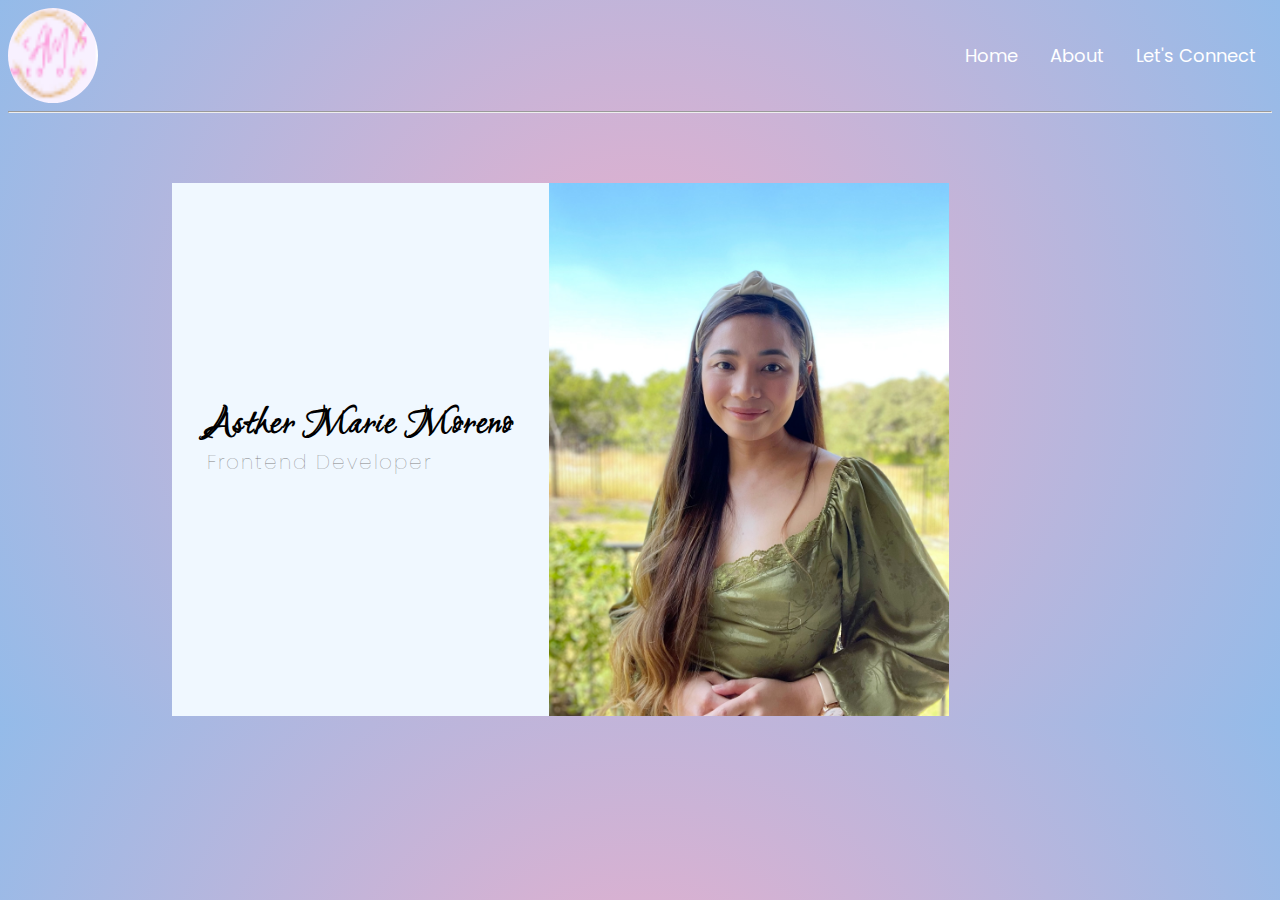
<file: index.html>
<!DOCTYPE html>
<html lang="en">
  <head>
    <meta charset="UTF-8" />
    <meta http-equiv="X-UA-Compatible" content="IE=edge" />
    <meta name="viewport" content="width=device-width, initial-scale=1.0" />

    <link rel="preconnect" href="https://fonts.googleapis.com" />
    <link rel="preconnect" href="https://fonts.gstatic.com" crossorigin />
    <link
      href="https://fonts.googleapis.com/css2?family=Poppins:ital,wght@0,400;0,700;1,200&family=Ruthie&display=swap"
      rel="stylesheet"
    />

    <link rel="stylesheet" href="styles.css" />

    <title>
      Asther Moreno - Code First Girls Introduction to Web Development
    </title>
  </head>
  <body>
    <nav class="navbar">
      <img src="ashlogo.png" class="logo" alt="Author Logo" />
      <ul class="nav-links">
        <li><a href="index.html">Home</a></li>
        <li><a href="about.html">About</a></li>
        <li>
          <a href="https://www.linkedin.com/in/asthermoreno10/" target="_blank"
            >Let's Connect</a
          >
        </li>
      </ul>
    </nav>
    <hr />
    <main class="homepage">
      <section>
        <h1>Asther Marie Moreno</h1>
        <h2>Frontend Developer</h2>
      </section>
      <img src="ashphoto.JPG" class="author-photo" alt="Author Photo" />
    </main>
  </body>
</html>
</file>
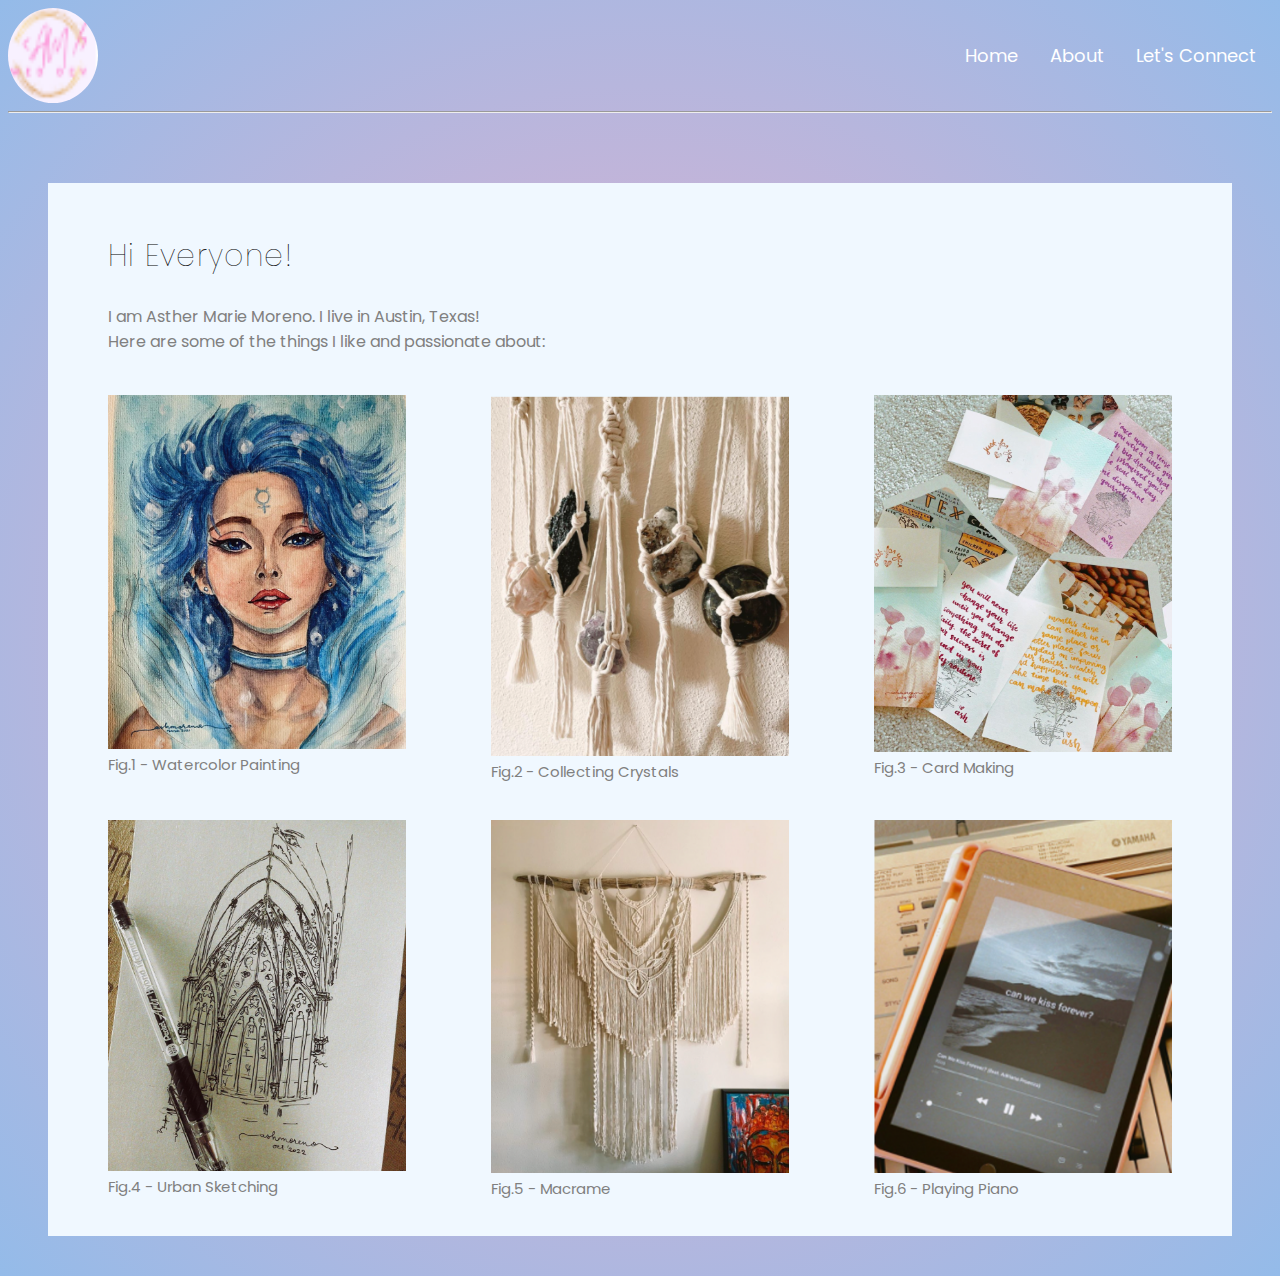
<file: about.html>
<!DOCTYPE html>
<html lang="en">
  <head>
    <meta charset="UTF-8" />
    <meta http-equiv="X-UA-Compatible" content="IE=edge" />
    <meta name="viewport" content="width=device-width, initial-scale=1.0" />

    <link rel="preconnect" href="https://fonts.googleapis.com" />
    <link rel="preconnect" href="https://fonts.gstatic.com" crossorigin />
    <link
      href="https://fonts.googleapis.com/css2?family=Poppins:ital,wght@0,400;0,700;1,200&family=Ruthie&display=swap"
      rel="stylesheet"
    />

    <link rel="stylesheet" href="styles.css" />

    <title>
      Asther Moreno About - Code First Girls Introduction to Web Development
    </title>
  </head>
  <body>
    <nav class="navbar">
      <img src="ashlogo.png" class="logo" alt="Author Logo" />
      <ul class="nav-links">
        <li><a href="index.html">Home</a></li>
        <li><a href="about.html">About</a></li>
        <li>
          <a href="https://www.linkedin.com/in/asthermoreno10/" target="_blank"
            >Let's Connect</a
          >
        </li>
      </ul>
    </nav>
    <hr />
    <main class="introduction">
      <h2>Hi Everyone!</h2>
      <p>
        I am Asther Marie Moreno. I live in Austin, Texas! <br />
        Here are some of the things I like and passionate about:
      </p>
      <div class="card">
        <figure>
          <img src="watercolor.png" alt="Watercolor Painting" />
          <figcaption>Fig.1 - Watercolor Painting</figcaption>
        </figure>
        <figure>
          <img src="crystals.png" alt="Crystal Collection" />
          <figcaption>Fig.2 - Collecting Crystals</figcaption>
        </figure>
        <figure>
          <img src="cardmaking.png" alt="Card Making" />
          <figcaption>Fig.3 - Card Making</figcaption>
        </figure>
        <figure>
          <img src="sketching.png" alt="Sketching" />
          <figcaption>Fig.4 - Urban Sketching</figcaption>
        </figure>
        <figure>
          <img src="macrame.png" alt="Macrame" />
          <figcaption>Fig.5 - Macrame</figcaption>
        </figure>
        <figure>
          <img src="piano.png" alt="Piano Playing" />
          <figcaption>Fig.6 - Playing Piano</figcaption>
        </figure>
      </div>
    </main>
  </body>
</html>
</file>
<file: styles.css>
/* font-family: 'Poppins', sans-serif;
font-family: 'Ruthie', cursive; */

:root {
  --primary-font-family: "Ruthie", cursive;
  --secondary-font-family: "Poppins", sans-serif;
}

body {
  background: rgb(238, 174, 202);
  background: radial-gradient(
    circle,
    rgba(238, 174, 202, 1) 0%,
    rgba(148, 187, 233, 1) 100%
  );
}

h1 {
  font-family: var(--primary-font-family);
  letter-spacing: 1px;
  font-size: 40px;
}

h2 {
  color: gray;
  margin-top: -30px;
  font-family: var(--secondary-font-family);
  font-weight: lighter;
  font-size: 20px;
  letter-spacing: 2px;
}

figure img {
  width: 100%;
}

figcaption {
  font-family: var(--secondary-font-family);
  color: gray;
  font-size: 15px;
}

.navbar {
  display: flex;
  justify-content: space-between;
}

.logo {
  width: 90px;
  border-radius: 50%;
}

.nav-links {
  list-style: none;
  display: flex;
  flex-direction: row;
  justify-content: space-between;
  align-items: center;

  font-size: 18px;
  font-family: var(--secondary-font-family);
}

.nav-links li {
  padding: 1rem;
}

.nav-links a {
  text-decoration: none;
  color: #fff;
  transition: all 100ms ease-in-out;
}

.nav-links a:hover,
.nav-links li.active a {
  color: purple;
}

.author-photo {
  width: 100%;
}

.homepage {
  max-width: 400px;
  margin: 0 auto;
  display: flex;

  margin-right: 700px;
  margin-top: 70px;

  background-color: aliceblue;
}

.homepage section {
  margin-top: 155px;
  padding: 35px;
  flex: 1 0 auto;
}

.introduction {
  margin: 40px;
  margin-top: 70px;
  padding: 20px;
  background-color: aliceblue;
}

.introduction h2 {
  margin-top: 30px;
  margin-left: 40px;
  font-size: 30px;
  letter-spacing: 1px;
  color: #000;
}

.introduction p {
  margin-left: 40px;
  margin-bottom: 25px;
  font-family: var(--secondary-font-family);
  color: gray;
}

.card {
  display: grid;
  grid-template-columns: repeat(3, 1fr);
  grid-gap: 5px;
  grid-auto-rows: minmax(100px, auto);
}
</file>
